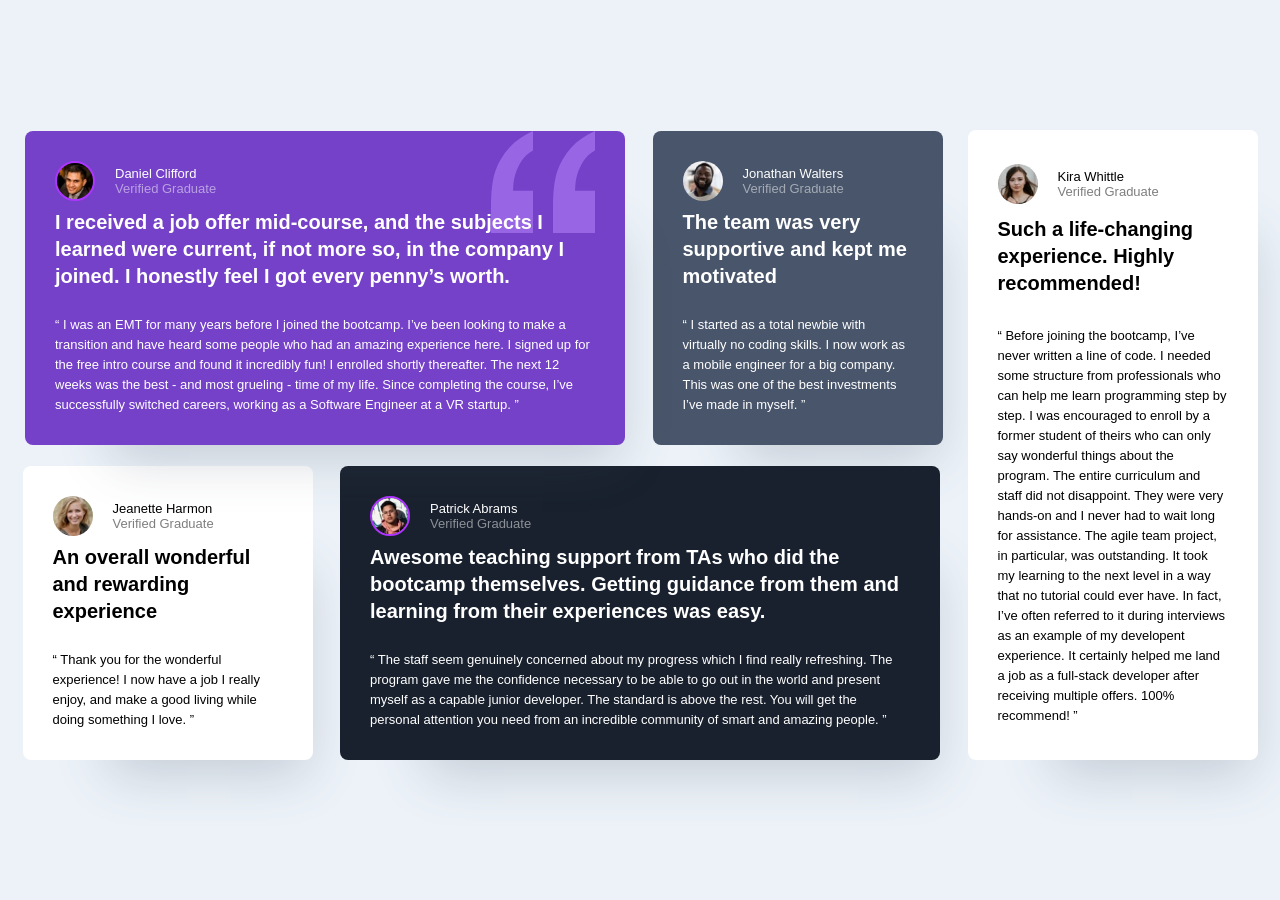
<file: index.html>
<!DOCTYPE html>
<html>
    <head>
        <meta charset="UTF-8">
        <meta name="viewport" content="width = device-width , initial-scale = 1.0">
        <link rel="stylesheet" href="./index.css">
        <title>flex & grid</title>
    </head>
    <body>
        <main class="main-container">
            <div class="card first-card">
                <div class="user">
                    <img src="./images/image-daniel.jpg" alt=""">
                    <div class="user-detail">
                        <p class="user-name">Daniel Clifford</p>
                        <p class="user-status">Verified Graduate</p>
                    </div>
                </div>
                <p class="title">
                    I received a job offer mid-course, and the subjects I learned were current, if not more so, 
                    in the company I joined. I honestly feel I got every penny’s worth.
                </p>
                <p class="description">
                    “ I was an EMT for many years before I joined the bootcamp. I’ve been looking to make a 
                    transition and have heard some people who had an amazing experience here. I signed up 
                    for the free intro course and found it incredibly fun! I enrolled shortly thereafter. 
                    The next 12 weeks was the best - and most grueling - time of my life. Since completing 
                    the course, I’ve successfully switched careers, working as a Software Engineer at a VR startup. ”
                </p>
            </div>
            <div class="card second-card">
                <div class="user">
                    <img src="./images/image-jonathan.jpg" alt="" class="user-image">
                    <div class="user-detail">
                        <p class="user-name">Jonathan Walters</p>
                        <p class="user-status">Verified Graduate</p>
                    </div>
                </div>
                <p class="title">
                    The team was very supportive and kept me motivated
                </p>
                <p class="description">
                    “ I started as a total newbie with virtually no coding skills. I now work as a mobile engineer 
                    for a big company. This was one of the best investments I’ve made in myself. ”
                </p>
            </div>
            <div class="card third-card">
                <div class="user">
                    <img src="./images/image-jeanette.jpg" alt="" class="user-image">
                    <div class="user-detail">
                        <p class="user-name">Jeanette Harmon</p>
                        <p class="user-status">Verified Graduate</p>
                    </div>
                </div>
                <p class="title">
                    An overall wonderful and rewarding experience
                </p>
                <p class="description">
                    “ Thank you for the wonderful experience! I now have a job I really enjoy, and make a good living 
                    while doing something I love. ”
                </p>
            </div>
            <div class="card fourth-card">
                <div class="user">
                    <img src="./images/image-patrick.jpg" alt="" class="user-image">
                    <div class="user-detail">
                        <p class="user-name">Patrick Abrams</p>
                        <p class="user-status">Verified Graduate</p>
                    </div>
                </div>
                <p class="title">
                    Awesome teaching support from TAs who did the bootcamp themselves. Getting guidance from them and 
                    learning from their experiences was easy.
                </p>
                <p class="description">
                    “ The staff seem genuinely concerned about my progress which I find really refreshing. The program 
                    gave me the confidence necessary to be able to go out in the world and present myself as a capable 
                    junior developer. The standard is above the rest. You will get the personal attention you need from 
                    an incredible community of smart and amazing people. ”
                </p>
            </div>
            <div class="card fifth-card">
                <div class="user">
                    <img src="./images/image-kira.jpg" alt="" class="user-image">
                    <div class="user-detail">
                        <p class="user-name">Kira Whittle</p>
                        <p class="user-status">Verified Graduate</p>
                    </div>
                </div>
                <p class="title">
                    Such a life-changing experience. Highly recommended!
                </p>
                <p class="description">
                    “ Before joining the bootcamp, I’ve never written a line of code. I needed some structure from 
                    professionals who can help me learn programming step by step. I was encouraged to enroll by a former 
                    student of theirs who can only say wonderful things about the program. The entire curriculum and staff 
                    did not disappoint. They were very hands-on and I never had to wait long for assistance. The agile team 
                    project, in particular, was outstanding. It took my learning to the next level in a way that no tutorial 
                    could ever have. In fact, I’ve often referred to it during interviews as an example of my developent 
                    experience. It certainly helped me land a job as a full-stack developer after receiving multiple offers. 
                    100% recommend! ”
                </p>
            </div>
        </main>
    </body>
</html>
</file>
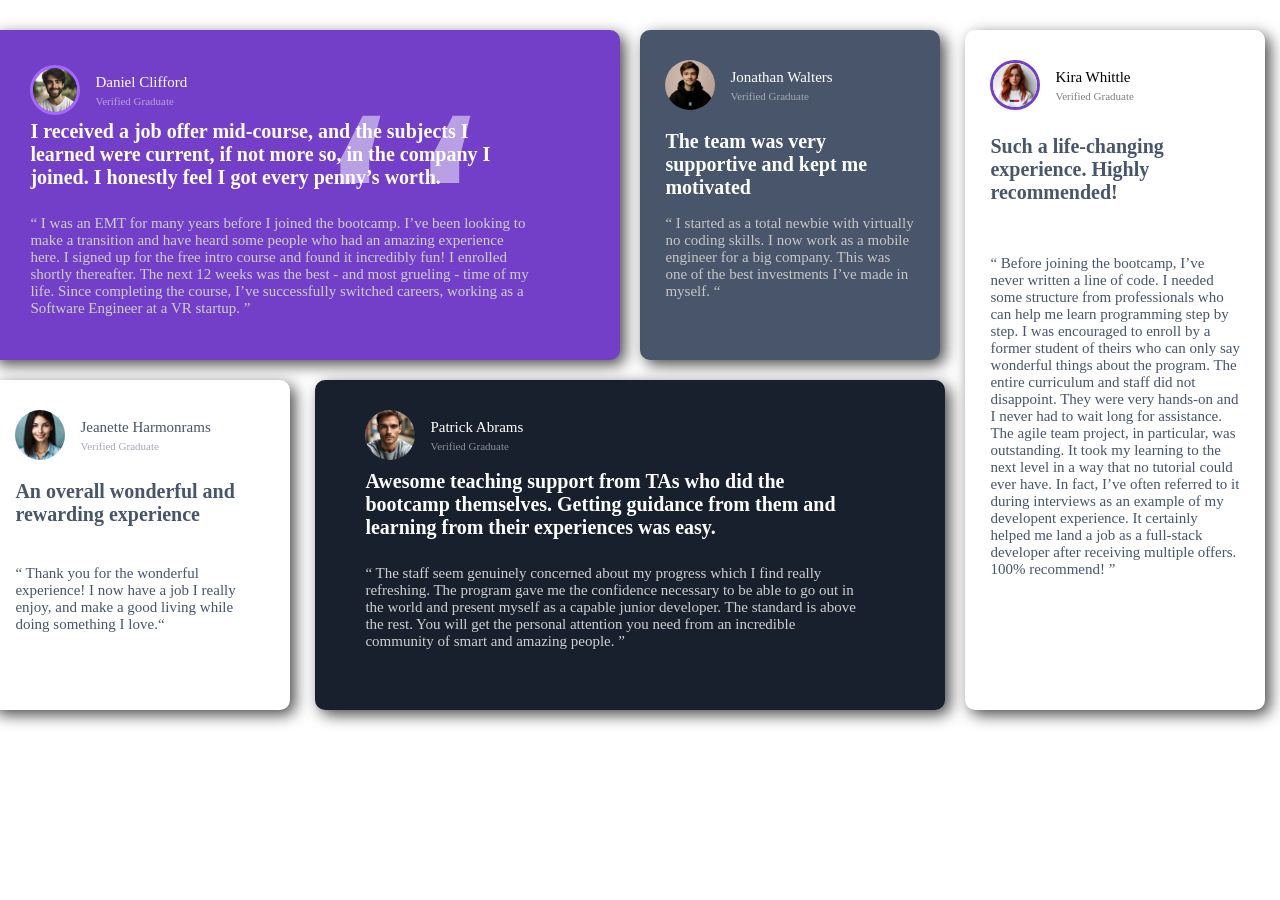
<file: grid.html>
<!DOCTYPE html>
<html lang="en">
<head>
    <meta charset="UTF-8">
    <meta name="viewport" content="width=device-width, initial-scale=1.0">
    <link rel="stylesheet" href="./grid.css">
    <title>Cards</title>
</head>
<body>
    <main class="main-container">
        <div class="card firstcard">
            <span class="quotationmark">،،</span>
            <div class="firstuser">
                <img src="./images/first-user.jpg" alt="first-user-image" class="user__image">
                <div class="user__details">
                    <p class="name">Daniel Clifford</p>
                    <p class="status">Verified Graduate</p>
                </div>
            </div>
            <h1 class="title">I received a job offer mid-course, and the subjects I learned were current, if not more so, in the company I joined. I honestly feel I got every penny’s worth.</h1>
            <p class="description">“ I was an EMT for many years before I joined the bootcamp. I’ve been looking to make a transition and have heard some people who had an amazing experience here. I signed up for the free intro course and found it incredibly fun! I enrolled shortly thereafter. The next 12 weeks was the  best - and most grueling - time of my life. Since completing the course, I’ve  successfully switched careers, working as a Software Engineer at a VR startup. ”</p>
        </div>
        <div class="card secondcard">
            <div class="seconduser">
                <img src="./images/second-user.jpg" alt="second-user-image" class="user__image">
                <div class="user__details">
                    <p class="name">Jonathan Walters</p>
                    <p class="status">Verified Graduate</p>
                </div>
            </div>
            <h1 class="title">The team was very supportive and kept me motivated</h1>
            <p class="description">“ I started as a total newbie with virtually no coding skills. I now work as a mobile engineer for a big company. This was one of the best investments I’ve made in myself. “</p>
        </div>
        <div class="card thirdcard">
            <div class="thirduser">
                <img src="./images/third-user.jpg" alt="third-user-image" class="user__image">
                <div class="user__details">
                    <p class="name">Jeanette Harmonrams</p>
                    <p class="status">Verified Graduate</p>
                </div>
            </div>
            <h1 class="title">An overall wonderful and rewarding experience</h1>
            <p class="description">“ Thank you for the wonderful experience! I now have a job I really enjoy, and make a good living while doing something I love.“</p>
        </div>
        <div class="card fourthcard">
            <div class="fourthuser">
                <img src="./images/fourth-user.jpg" alt="fourth-user-image" class="user__image">
                <div class="user__details">
                    <p class="name">Patrick Abrams</p>
                    <p class="status">Verified Graduate</p>
                </div>
            </div>
            <h1 class="title">Awesome teaching support from TAs who did the bootcamp themselves. Getting guidance from them and learning from their experiences was easy.</h1>
            <p class="description">“ The staff seem genuinely concerned about my progress which I find really refreshing. The program gave me the confidence necessary to be able to go out in the world and present myself as a capable junior developer. The standard is above the rest. You will get the personal attention you need from an incredible community of smart and amazing people.  ”</p>
        </div>
        <div class="card fifthcard">
            <div class="fifthuser">
                <img src="./images/fifth-user.jpg" alt="fifth-user-image" class="user__image">
                <div class="user__details">
                    <p class="name">Kira Whittle</p>
                    <p class="status">Verified Graduate</p>
                </div>
            </div>
            <h1 class="title">Such a life-changing experience. Highly recommended!</h1>
            <p class="description">“ Before joining the bootcamp, I’ve never written a line of code. I needed some structure from professionals who can help me learn programming step by step. I was encouraged to enroll by a former student of theirs who can only say wonderful things about the program. The entire curriculum and staff did not disappoint. They were very hands-on and I never had to wait long for assistance. The agile team project, in particular, was outstanding. It took my learning to the next level in a way that no tutorial could ever have. In fact, I’ve often referred to it during interviews as an example of my developent experience. It certainly helped me land a job as a full-stack developer after receiving multiple offers. 100% recommend!  ”</p>
        </div>
    </main>
</body>
</html>
</file>
<file: index.css>
@import url("./fonts/font-style.css");
*,
*::after,
*::before{
    margin:0;
    padding:0;
    box-sizing: border-box;
}
:root{
    --first-card-background-color : hsl(263, 55%, 52%);
    --second-card-background-color : hsl(217, 19%, 35%);
    --third-and-fifth-card-background-color :  hsl(0, 0%, 100%);
    --fourth-card-background-color : hsl(219, 29%, 14%);
    --card-border :0.8rem;
    --image-border :50%;
    --user-status-opacity:0.5;
    --font-size :13px;
    --title-font-family : "Barlow-semibold" , sans-serif;
    --descrption-font-family : "Barlow-medium", sans-serif;
    --card-shadow : 40px 60px 50px -47px rgba(72, 85, 106, 0.247378);
}

html{
    font-size:62.5%;
}
.main-container{
    display:flex;
    flex-direction: column;
    justify-content: center;
    align-items:center;
    padding:5rem 0;
    font-size: var(--font-size);
    background-color: #ECF2F8;
}
.card{
    display:flex;
    flex-direction:column;
    justify-content: space-evenly;
    margin:1rem 2rem;
    padding:3rem;
    border-radius: var(--card-border);
    max-width: 50rem;
    box-shadow: var(--card-shadow);
}
.user{
    display:flex;
    align-items: center;
}
.user > img{
    display:inline-block;
    width:4rem;
    height:4rem;
    border-radius: var(--image-border);
}
.user-detail{
    margin-left: 2rem;
}
.user-name{
    font-family: var(--descrption-font-family);
}
.user-status{
    font-family:var(--descrption-font-family);
    opacity:50%;
}
.title{
    font-family: var(--title-font-family);
    font-weight: bold;
    margin-top:0.8rem;
    font-size: 20px;
    line-height: 27px;
    z-index:1;
}
.description{
    margin-top:2.5rem;
    font-family: var(--descrption-font-family);
    line-height: 20px;
}
.first-card{
    background-color: var(--first-card-background-color);
    min-height:50rem;
    color: #fff;
    position:relative;
}
.first-card > .user > img{
    border:2.5px solid rgb(174, 52, 255);
}
.first-card::after{
    content: url("./images/bg-pattern-quotation.svg");
    position: absolute;
    right:30px;
    top:0;
    opacity:70%;
    z-index:0;
}
.second-card{
    background-color: var(--second-card-background-color);
    min-height: 25rem;
    color: #fff;
}
.third-card{
    background-color: var(--third-and-fifth-card-background-color);
    min-height: 25rem;
}
.fourth-card{
    background-color: var(--fourth-card-background-color);
    color: #fff;
    min-height: 40rem;
}
.fourth-card > .user > img{
    border:2.5px solid rgb(174, 52, 255);
}
.fifth-card{
    background-color: var(--third-and-fifth-card-background-color);
    min-height:45rem;
}
@media screen and (min-width:1200px){
    .main-container{
        height:100vh;
        display:grid;
        grid-template-columns: repeat(4,290px);
        grid-template-rows: repeat(2,300px);
        gap:2.5rem;
        justify-items: center;
        justify-content: center;
        align-content: center;
        overflow: hidden;
    }
    .card{
        margin:0;
        box-shadow: var(--card-shadow);
    }
    .first-card{
        grid-column: 1/3;
        grid-row: 1/2;
        max-width: 60rem;
        min-height:30rem;
    }
    .second-card{
        grid-column: 3/4;
        min-height:31.4rem;
    }
    .fifth-card{
        grid-column: 4/5;
        grid-row:1/3;
        min-height: 63rem;
        position: relative;
        top:-5px;
    }
    .fourth-card{
        grid-row:2/3;
        grid-column:2/4;
        max-width: 60rem;
        min-height:25rem;
    }
}
</file>
<file: grid.css>
*,
*::after,
*::before{
    margin:0;
    padding:0;
    box-sizing: border-box;
}
html{
    font-size:62.5%;
}
.main-container{
    display:flex;
    flex-direction: column;
    align-items: center;
    padding-top:2rem;
}
.card{
    width:35rem;
    border-radius:1rem;
    box-shadow:5px 5px 15px #4b4b4b;
    margin:1rem;
}
img{
    display:inline-block;
    width:5rem;
    height:5rem;
    border-radius:50%;
}
[class *= "status"]{
    margin-top:0.4rem;
    font-size: 1.1rem;
    opacity:0.5;
}
[class *= "name"]{
    font-size: 1.5rem;
}
[class *= "title"]{
    width:30rem;
    font-size: 2rem;
}
[class *= "description"]{
    font-size:1.3rem;
}
.user__details{
    margin-left:1.5rem;
}
.firstcard,.secondcard,.thirdcard,.fourthcard,.fifthcard{
    display:flex;
    flex-direction: column;
    align-items: center;
    padding-top:2rem;
}
.firstcard{
    background-color: #733FC8;
    height:43rem;
    padding-top:4rem;
    position:relative;
}
.quotationmark{
    position:absolute;
    opacity:0.5;
    font-size: 28rem;
    bottom:180px;
    right:2px;
    color:#fff;
}
.firstuser{
    width:30rem;
    height:6rem;
    display: flex;
    align-items:center;
}
.firstuser .user__image{
    border:solid 3px #a268ff;
}
.firstuser .name{
    color:#FFFFFF;
}
.firstuser .status{
    color: #FFFFFF;
}
.firstcard > .title{
    height:15rem;
    margin-top:2rem;
    color: #FFF;
}
.firstcard > .description{
    width: 30rem;
    height:25rem;
    margin-top:2.5rem;
    color: #CFCFCF;
}
.secondcard{
    background-color: #48556A;
    height:27rem;
}
.seconduser{
    width:30rem;
    height:7rem;
    display: flex;
    align-items:center;
}
.seconduser .name{
    color:#FFFFFF;
}
.seconduser .status{
    color: #FFFFFF;
}
.secondcard > .title{
    height:7rem;
    margin-top:1rem;
    color: #FFF;
}
.secondcard > .description{
    width: 30rem;
    height:5rem;
    color: #c7c7c7;
}
.thirdcard{
    background-color: #FFFFFF;
    height:26rem;
}
.thirduser{
    width:30rem;
    height:7rem;
    display: flex;
    align-items:center;
}
.thirdcard > .title{
    height:7rem;
    margin-top:0.5rem;
    color: #48556A;
}
.thirdcard > .description{
    width: 30rem;
    height:5rem;
    color: #48556A;
}
.fourthcard{
    background-color: #19202D;
    height:40rem;
}
.fourthuser{
    width:30rem;
    height:7rem;
    display: flex;
    align-items:center;
}
.fourthuser .name{
    color: #FFFFFF;
}
.fourthuser .status{
    color: #FFFFFF;
}
.fourthcard > .title{
    height:12rem;
    margin-top:2rem;
    color: #fff;
}
.fourthcard > .description{
    width: 30rem;
    height:12rem;
    margin-top:2rem;
    color: #FFFFFF;
}
.fifthcard{
    background-color: #FFFFFF;
    height:45rem;
}
.fifthuser{
    width:30rem;
    height:7rem;
    display: flex;
    align-items:center;
}
.fifthuser .user__image{
    border:solid 3px #733FC8;
}
.fifthcard > .title{
    height:7rem;
    margin-top:2rem;
    color: #48556A;
}
.fifthcard > .description{
    width: 30rem;
    height:24rem;
    margin-top:1rem;
    color: #48556A;
}
@media screen and (min-width:992px) and (max-width:1200px){
    .main-container{
        display: grid;
        grid-template-columns: repeat(2,1fr);
        grid-template-rows: repeat(4,1fr);
        justify-items: center;
    }
    .firstcard{
        grid-row : 1/2;
        grid-column: 1/3;
        width:76rem;
        align-items: start;
        padding-left:5rem;
        position:relative;
    }
    .quotationmark{
        position:absolute;
        opacity:0.5;
        font-size: 28rem;
        bottom:180px;
        right:60px;
        color:#fff;
    }
    .firstuser{
        width:30rem;
        height:6rem;
        display: flex;
        align-items:center;
    }
    .firstuser .user__image{
        border:solid 3px #a268ff;
    }
    .firstuser .name{
        color:#FFFFFF;
    }
    .firstuser .status{
        color: #FFFFFF;
    }
    .firstcard > .title{
        height:15rem;
        width:65rem;
        margin-top:3rem;
        color: #FFF;
        font-size:2.3rem;
    }
    .firstcard > .description{
        width: 65rem;
        height:25rem;
        margin-top:4.5rem;
        color: #CFCFCF;
        font-size:1.5rem;
    }
    .secondcard{
        background-color: #48556A;
        height:30rem;
        margin-top:4.5rem;
    }
    .seconduser{
        width:30rem;
        height:7rem;
        display: flex;
        align-items:center;
    }
    .seconduser .name{
        color:#FFFFFF;
    }
    .seconduser .status{
        color: #FFFFFF;
    }
    .secondcard > .title{
        height:7rem;
        margin-top:1rem;
        color: #FFF;
        font-size:2.3rem;
    }
    .secondcard > .description{
        width: 30rem;
        height:5rem;
        color: #c7c7c7;
        font-size:1.5rem;
        margin-top:2rem;
    }
    .thirdcard{
        background-color: #FFFFFF;
        height:30rem;
        margin-bottom:4.5rem;
    }
    .thirduser{
        width:30rem;
        height:7rem;
        display: flex;
        align-items:center;
    }
    .thirdcard > .title{
        height:7rem;
        margin-top:1rem;
        color: #48556A;
        font-size:2.3rem;
    }
    .thirdcard > .description{
        width: 30rem;
        height:5rem;
        color: #48556A;
        font-size:1.5rem;
        margin-top:2rem;
    }
    .fourthcard{
        grid-column:1/3;
        background-color: #19202D;
        height:40rem;
        width:76rem;
        align-items: start;
        padding-left:5rem;
    }
    .fourthuser{
        width:30rem;
        height:6rem;
        margin-top:1.5rem;
        display: flex;
        align-items:center;
    }
    .fourthuser .name{
        color: #FFFFFF;
    }
    .fourthuser .status{
        color: #FFFFFF;
    }
    .fourthcard > .title{
        height:15rem;
        width:65rem;
        margin-top:3rem;
        color: #FFF;
        font-size:2.3rem;
    }
    .fourthcard > .description{
        width: 65rem;
        height:25rem;
        margin-top:4.5rem;
        color: #CFCFCF;
        font-size:1.5rem;
    }
    .fifthcard{
        grid-row:2/4;
        grid-column:1/2;
        background-color: #FFFFFF;
        height:71.5rem;
    }
    .fifthuser{
        width:30rem;
        height:7rem;
        display: flex;
        align-items:center;
    }
    .fifthuser .user__image{
        border:solid 3px #733FC8;
    }
    .fifthcard > .title{
        height:7rem;
        margin-top:5rem;
        color: #48556A;
        font-size:2.3rem;
    }
    .fifthcard > .description{
        width: 30rem;
        height:24rem;
        margin-top:10rem;
        color: #48556A;
        font-size:1.5rem;
    }
}
@media screen and (min-width:1200px){
    .main-container{
        width:98.5vw;
        height:75rem;
        display:grid;
        grid-template-columns: repeat(4,325px);
        grid-template-rows: repeat(2,350px);
        justify-content: center;
    }
    .firstcard{
        grid-row : 1/2;
        grid-column: 1/3;
        width:63rem;
        height: 33rem;
        align-items: start;
        padding-left:4rem;
        justify-self: center;
        position:relative;
    }
    .quotationmark{
        position:absolute;
        opacity:0.5;
        font-size: 28rem;
        bottom:110px;
        right:130px;
        color:#fff;
    }
    .firstuser{
        width:30rem;
        height:2rem;
        display: flex;
        align-items:center;
        margin-top: 1rem;
    }
    .firstuser .user__image{
        border:solid 3px #a268ff;
    }
    .firstuser .name{
        color:#FFFFFF;
    }
    .firstuser .status{
        color: #FFFFFF;
    }
    .firstcard > .title{
        height:5rem;
        width:49rem;
        margin-top:2rem;
        color: #FFF;
        font-size:2rem;
    }
    .firstcard > .description{
        width: 50rem;
        height:25rem;
        margin-top:4.5rem;
        color: #CFCFCF;
        font-size:1.5rem;
    }
    .secondcard{
        background-color: #48556A;
        width:30rem;
        height:33rem;
    }
    .seconduser{
        width:25rem;
        height:7rem;
        display: flex;
        align-items:center;
    }
    .seconduser .name{
        color:#FFFFFF;
    }
    .seconduser .status{
        color: #FFFFFF;
    }
    .secondcard > .title{
        width:25rem;
        height:7rem;
        margin-top:1rem;
        color: #FFF;
        font-size:2rem;
    }
    .secondcard > .description{
        width: 25rem;
        height:5rem;
        color: #c7c7c7;
        font-size:1.5rem;
        margin-top:1.5rem;
    }
    .thirdcard{
        background-color: #FFFFFF;
        width:30rem;
        height:33rem;
    }
    .thirduser{
        width:25rem;
        height:7rem;
        display: flex;
        align-items:center;
    }
    .thirduser .name{
        color: #48556A;
    }
    .thirduser .status{
        color: #48556A;
    }
    .thirdcard > .title{
        width:25rem;
        height:7rem;
        margin-top:1rem;
        color: #48556A;
        font-size:2rem;
    }
    .thirdcard > .description{
        width: 25rem;
        height:5rem;
        color: #48556A;
        font-size:1.5rem;
        margin-top:1.5rem;
    }
    .fourthcard{
        grid-column: 2/4;
        width:63rem;
        height: 33rem;
        align-items: start;
        padding-left:5rem;
        justify-self: center;
    }
    .fourthuser{
        width:30rem;
        height:2rem;
        display: flex;
        align-items:center;
        margin-top:2.5rem;
    }
    .fourthuser .name{
        color:#FFFFFF;
    }
    .fourthuser .status{
        color: #FFFFFF;
    }
    .fourthcard > .title{
        height:5rem;
        width:49rem;
        margin-top:2.5rem;
        color: #FFF;
        font-size:2rem;
    }
    .fourthcard > .description{
        width: 50rem;
        height:25rem;
        margin-top:4.5rem;
        color: #CFCFCF;
        font-size:1.5rem;
    }
    .fifthcard{
        grid-row:1/3;
        grid-column:4/5;
        background-color: #FFFFFF;
        width:30rem;
        height:68rem;
    }
    .fifthuser{
        width:25rem;
        height:7rem;
        display: flex;
        align-items:center;
    }
    .fifthuser .user__image{
        border:solid 3px #733FC8;
    }
    .fifthcard > .title{
        width:25rem;
        height:7rem;
        margin-top:1.5rem;
        font-size:2rem;
        color: #48556A;
    }
    .fifthcard > .description{
        width: 25rem;
        height:5rem;
        font-size:1.5rem;
        margin-top:5rem;
        color: #48556A;
    }
}
</file>
